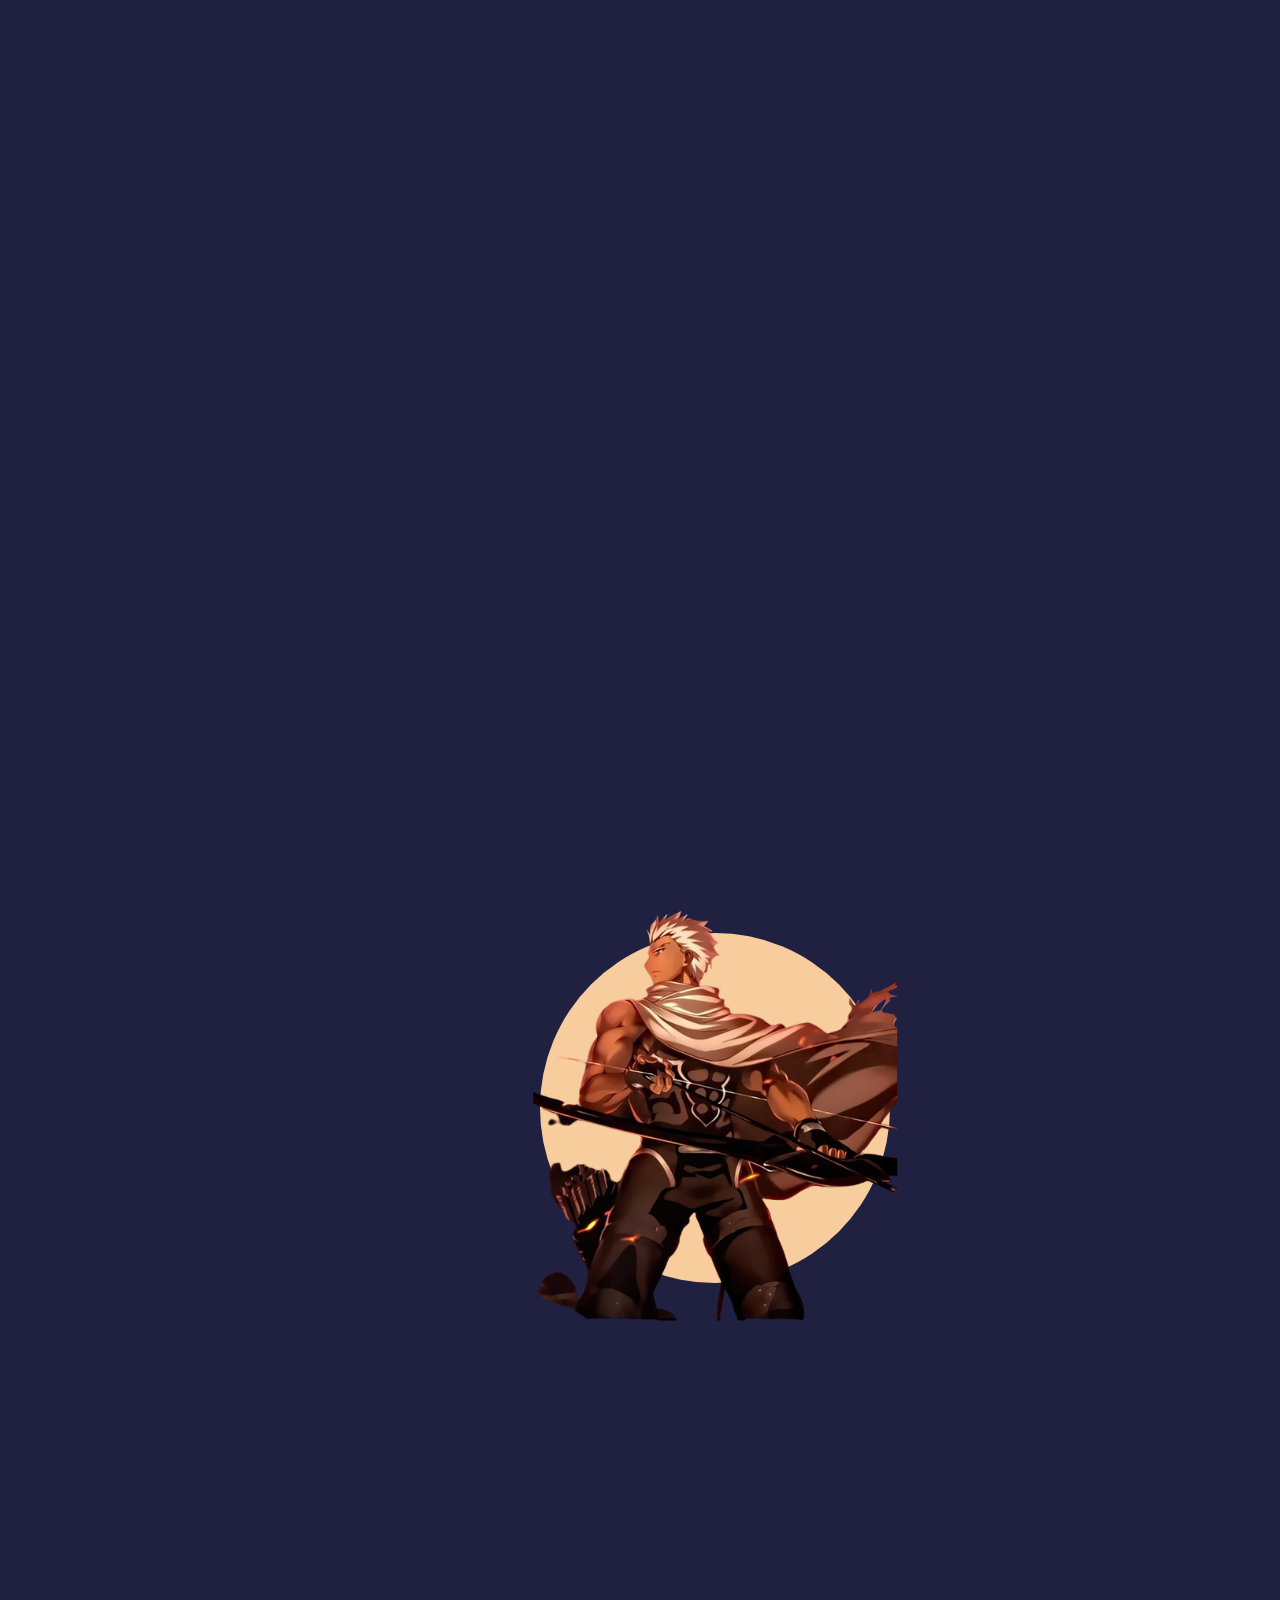
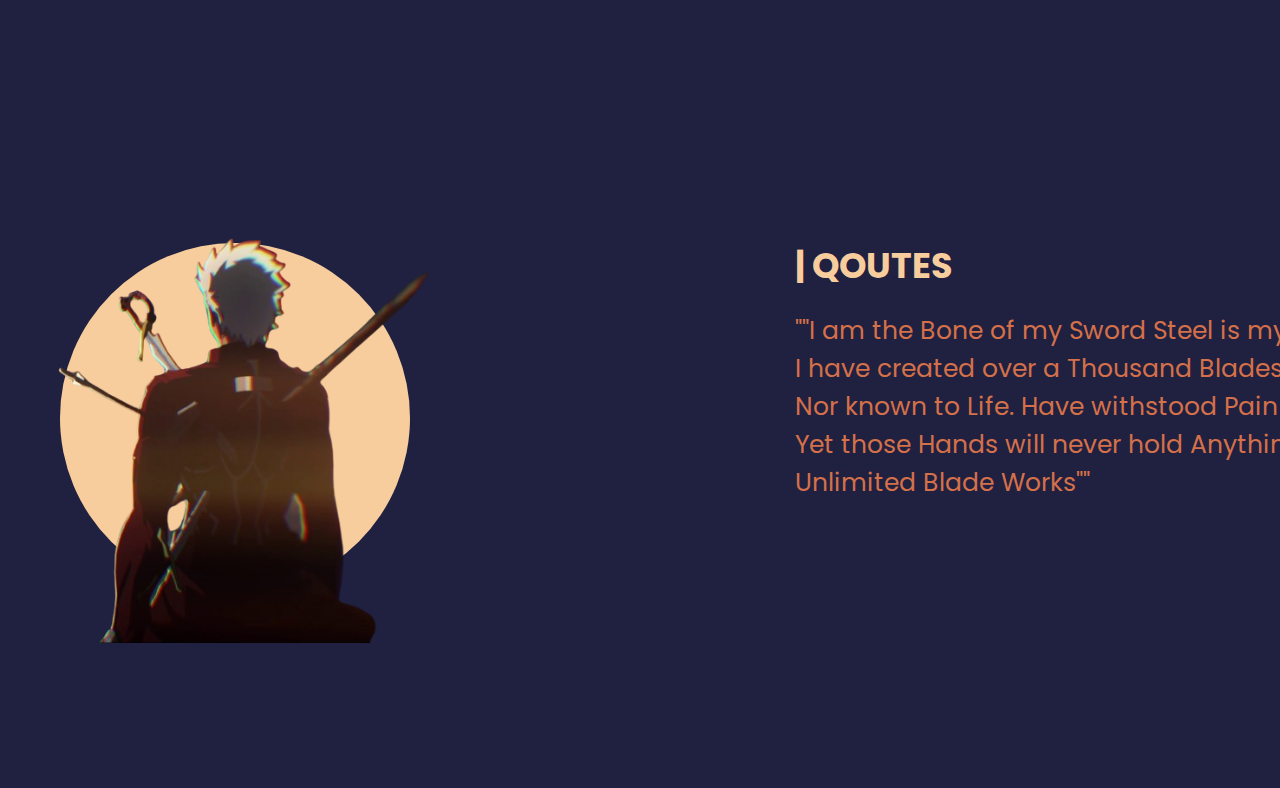
<file: Emiya-Page.html>
<!DOCTYPE html>
<html lang="en">
    <head>
        <meta charset="UTF-8">
        <meta name="viewport" content="width=device-width, initial-scale=1.0">
        <link rel="stylesheet" href="homepage-style.css">  <!-- เพื่อใส่ navbar -->
        <link rel="stylesheet" href="Emiya-Page.css">
        <link rel="stylesheet" href="Responsive Card Hover.css">
        <link rel="icon" type="image/x-icon" href="https://i.pinimg.com/564x/4f/88/d4/4f88d43c1eaa3f093baee8cf187ab70e.jpg">
        <title>Emiya (Archer) | Profile</title>
    </head>

    <body>
        <header class="header">
            <a href="index.html" class="logo">Synthesis.</a>
            <nav class="navbar">
                <a href="index.html">Home</a>
                <a href="character.html">Character</a>
                <a href="#Profile" class="active">Profile</a>
                <a href="#Qoutes">Qoutes</a>
                <a href="index.html">Contact</a>
            </nav>        
        </header>
    
    <section id="Profile" class="Profile"> 
            <div class="video-container">
                <div class="text">
                    <h1>Character | Profile</h1>
                    <p>EMIYA, Class Name Archer, is the Archer-class Servant of Rin Tohsaka during the Fifth Holy Grail War in Fate/stay night.</p>
                </div>    
                <iframe width="600" height="350" src="https://www.youtube.com/embed/QIqAKWY3aDE?si=Xg8FswpynOzZEld8" title="YouTube video player" frameborder="0" allow="accelerometer; autoplay; clipboard-write; encrypted-media; gyroscope; picture-in-picture; web-share" allowfullscreen></iframe>
            </div>
            
        <div class="frame">
            <div class="card card1">
                <div class="circle">
                    <div class="data">
                        <h2>“The Counter Guardian”</h2>
                        <h4>Emiya Shirou</h4>
                        <p>He is not a proper Heroic Spirit in the sense of other heroes. He is an alternate version of Shirou Emiya from an alternate timeline of Fate/stay night where he made a contract with the World (Alaya) and became the Heroic Spirit EMIYA. He acts as a Counter Guardian for the world as payment for the contract. He is summoned because he still has the jewel pendant that Rin used to save his life after Lancer stabbed his heart. The jewel he owns is the actual catalyst used for his summoning rather than the one that Rin still has at the time of his summoning. After the end of each of the three routes in Fate/stay night, the possibility for Shirou to become Archer still exists, but the chance of it happening is close to zero.</p>
                    </div>
                    <img src="Emiya1.png">
                </div>
            </div>
        </div>
    </section>
    
    <section id="Qoutes" class="Qoutes"> 
        
        <div class="text">
            <h1>| Qoutes</h1>
            <p>""I am the Bone of my Sword
                Steel is my Body and Fire is my Blood.<br>
                I have created over a Thousand Blades,
                Unknown to Death,<br>
                Nor known to Life.
                Have withstood Pain to create many Weapons <br>
                Yet those Hands will never hold Anything.
                So, as I Pray <br>
                Unlimited Blade Works""</p>
        </div>

        <div class="frame">
            <div class="card card4">
                <div class="circle">
                    <div class="data">
                        <p>" Do no think about other things. There is only one thing you can do. So master that ONE thing." </p>
                        <h2> - Emiya Archer</h2>
                        <!-- <h4>Peter Parker</h4> -->
                    </div>
                    <img src="Emiya2.png">
                </div>
            </div>
        </div>
    </section>

    </body>
</html>
</file>
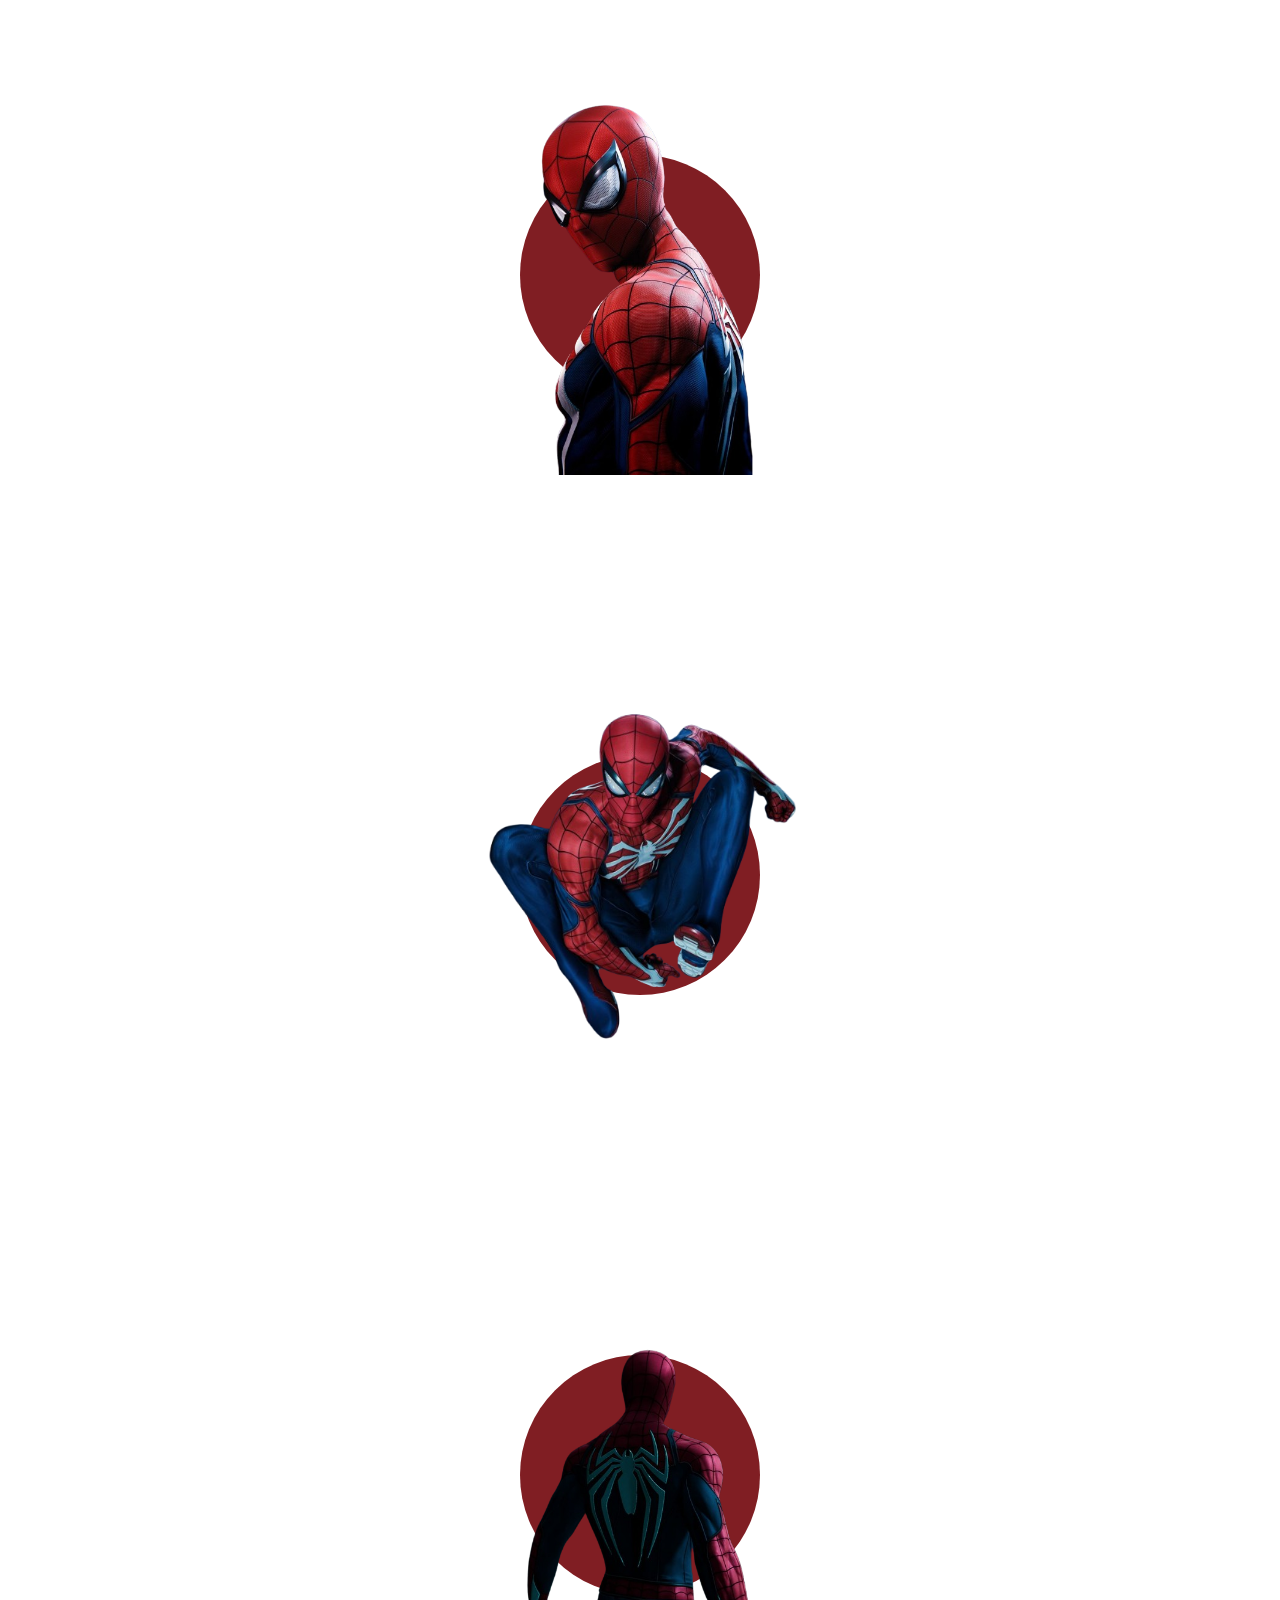
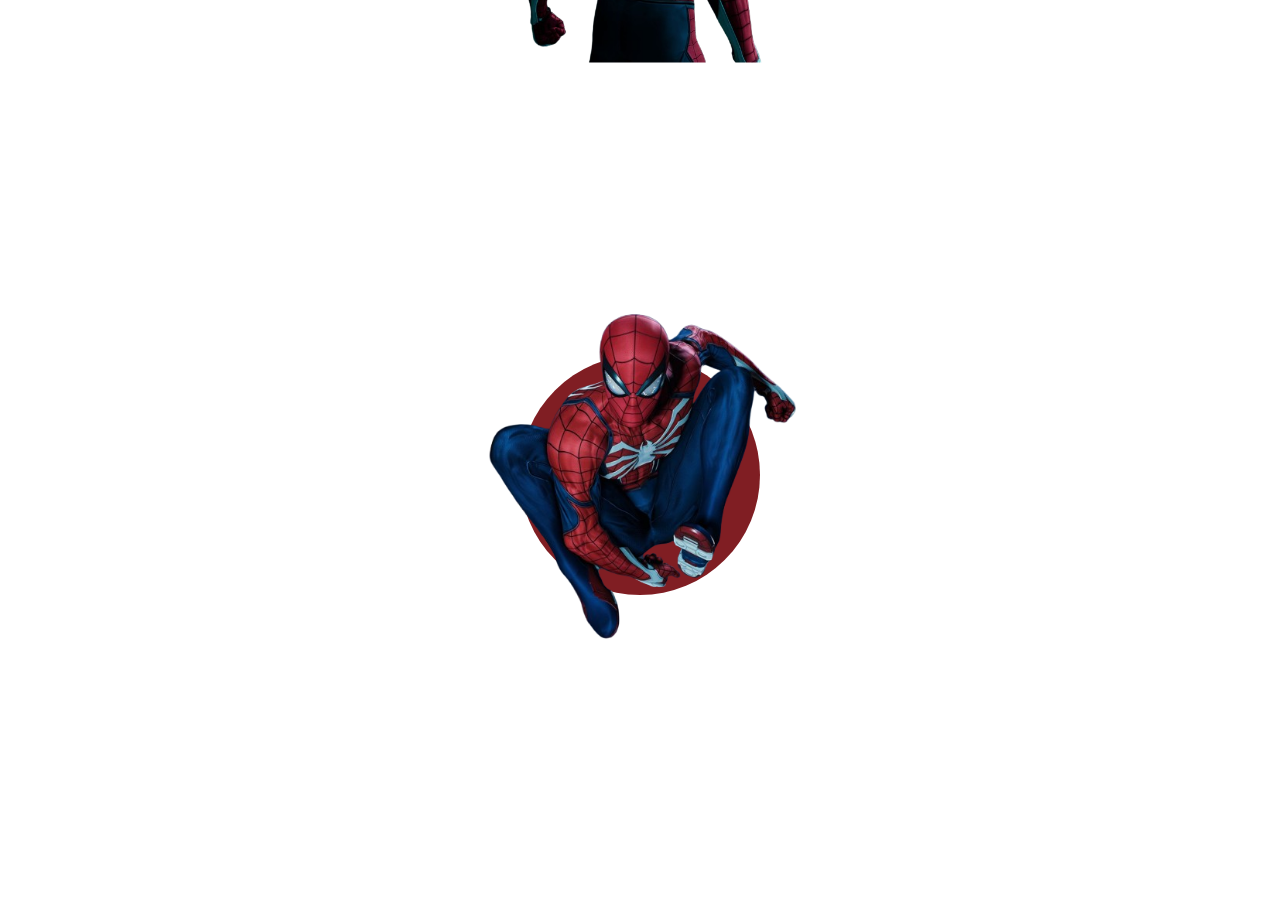
<file: Responsive Card Hover.html>
<!DOCTYPE html>
<html>
    <head>
        <meta charset="UTF-8">
        <meta name="viewport" content="width=device-width, initial-scale=1.0">
        <title>Responsive Card Hover</title>
        <link rel="stylesheet" href="Responsive Card Hover.css">
        <!-- <link rel="stylesheet" href="homepage-style.css"> -->
    </head>
    
    <body>
        <!-- <header class="header">
            <a href="homepage.html" class="logo">Synthesis.</a>
            <nav class="navbar">
                <a href="homepage.html">Home</a>
                <a href="index.html">Character</a>
                <a href="Responsive Card Hover.html" class="active">Spider-man</a>
                <a href="#">Shadow</a>
                <a href="#">Contact</a>
            </nav>
            
        </header> -->
    <section class="home"> 
        <div class="card card1">
            <div class="circle">
                <div class="data">
                    <h2>Spider-man</h2>
                    <h4>Peter Parker</h4>
                    <p>Bitten by a radioactive spider, Peter Parker’s arachnid abilities give him amazing powers he uses to help others, while his personal life continues to offer plenty of obstacles.</p>
                </div>
                <img src="img4_rmbg.png">
            </div>
        </div>
        <div class="card card2">
            <div class="circle">
                <div class="data">
                    <h2>Spider-man</h2>
                    <h4>Peter Parker</h4>
                    <p>Bitten by a radioactive spider, Peter Parker’s arachnid abilities give him amazing powers he uses to help others, while his personal life continues to offer plenty of obstacles.</p>
                </div>
                <img src="spd2.png">
            </div>
        </div>
        <div class="card card3">
            <div class="circle">
                <div class="data">
                    <h2>Spider-man</h2>
                    <h4>Peter Parker</h4>
                    <p>Bitten by a radioactive spider, Peter Parker’s arachnid abilities give him amazing powers he uses to help others, while his personal life continues to offer plenty of obstacles.</p>
                </div>
                <img src="spd3.png">
            </div>
        </div>

        <div class="card card4">
            <div class="circle">
                <div class="data">
                    <h2>Spider-man</h2>
                    <h4>Peter Parker</h4>
                    <p>Bitten by a radioactive spider, Peter Parker’s arachnid abilities give him amazing powers he uses to help others, while his personal life continues to offer plenty of obstacles.</p>
                </div>
                <img src="spd2.png">
            </div>
        </div>

    </section>
    </body>    
</html>
</file>
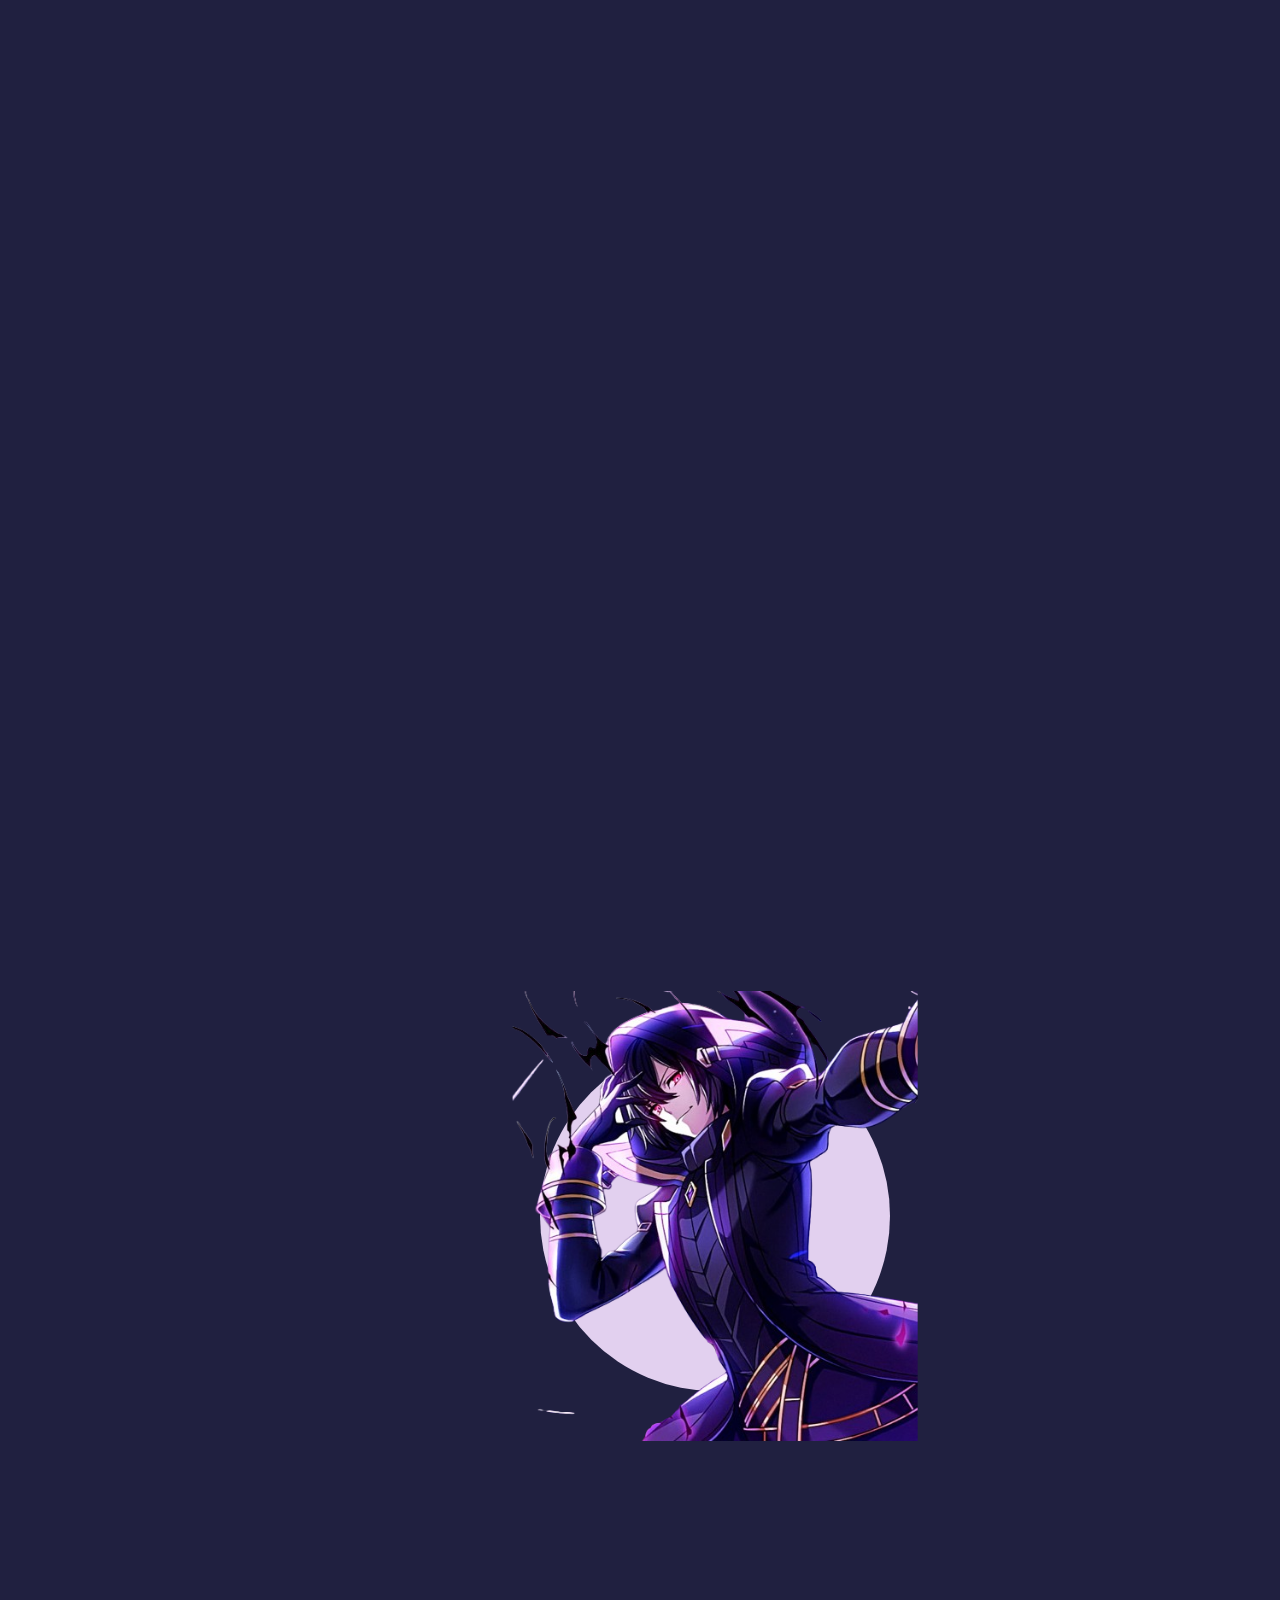
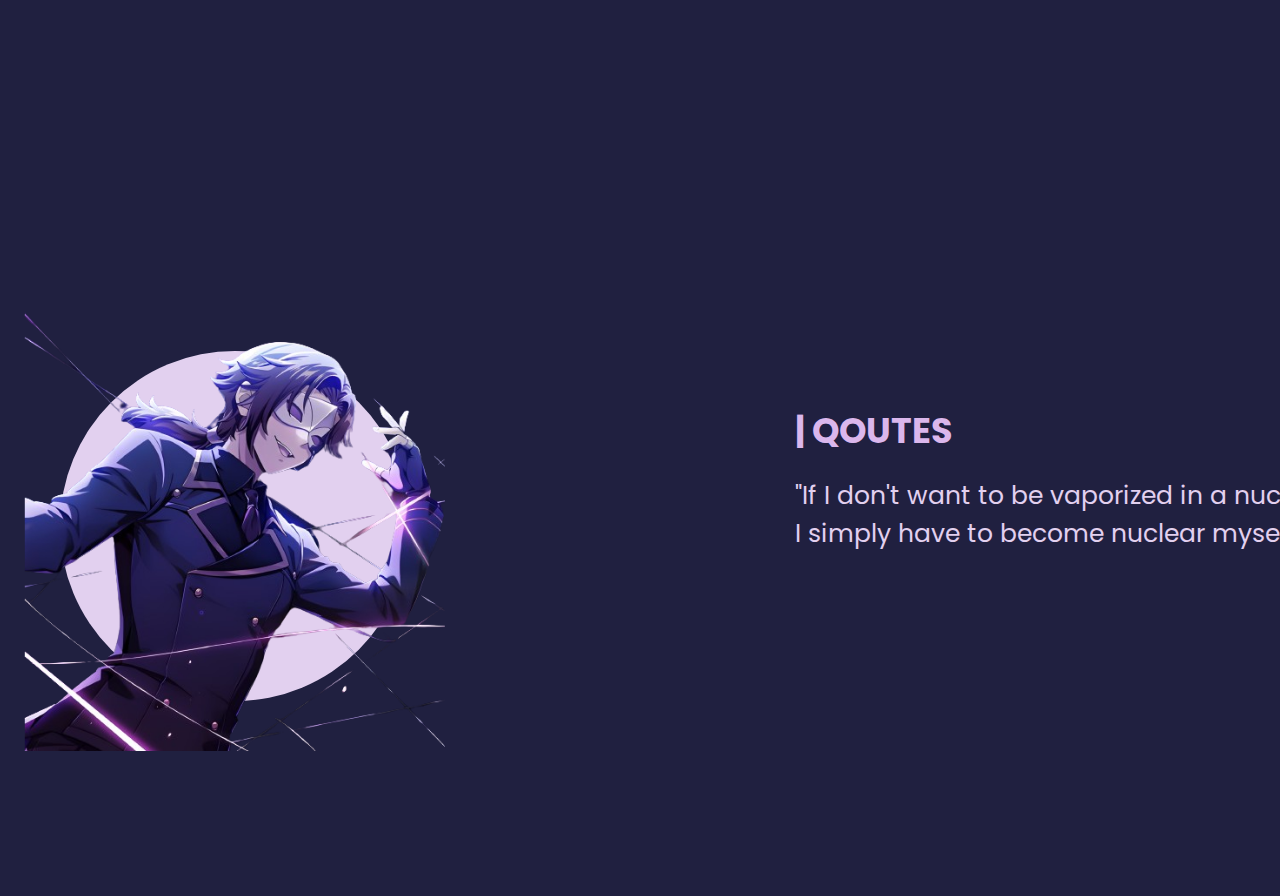
<file: Shadow-Page.html>
<!DOCTYPE html>
<html lang="en">
    <head>
        <meta charset="UTF-8">
        <meta name="viewport" content="width=device-width, initial-scale=1.0">
        <link rel="stylesheet" href="homepage-style.css">  <!-- เพื่อใส่ navbar -->
        <link rel="stylesheet" href="Shadow-Page.css">
        <link rel="stylesheet" href="Responsive Card Hover.css">
        <link rel="icon" type="image/x-icon" href="https://i.pinimg.com/564x/4f/88/d4/4f88d43c1eaa3f093baee8cf187ab70e.jpg">
        <title>Shadow | Profile</title>
    </head>

    <body>
        <header class="header">
            <a href="index.html" class="logo">Synthesis.</a>
            <nav class="navbar">
                <a href="index.html">Home</a>
                <a href="character.html">Character</a>
                <a href="#Profile" class="active">Profile</a>
                <a href="#Qoutes">Qoutes</a>
                <a href="index.html">Contact</a>
            </nav>        
        </header>
    
    <section id="Profile" class="Profile"> 
            <div class="video-container">
                <div class="text">
                    <h1>Character | Profile</h1>
                    <p>Not the main character, and not the last boss. The one who lurks in the shadows of the storyline and holds all the power, hiding his true abilities by acting like a side character. The boy who longs to be a 'Shadowbroker' lives an unobtrusive life as a side character, training to gain magic power until he's killed in an accident and reincarnated into another world.</p>
                </div>
                <iframe width="600" height="350" src="https://www.youtube.com/embed/B-9cL0h3W5k?si=P4HHWoBv4I2RFIlF" title="YouTube video player" frameborder="0" allow="accelerometer; autoplay; clipboard-write; encrypted-media; gyroscope; picture-in-picture; web-share" allowfullscreen></iframe>
            </div>
            
        <div class="frame">
            <div class="card card1">
                <div class="circle">
                    <div class="data">
                        <h2>“The Eminence in Shadow.”</h2>
                        <h4>Shadow</h4>
                        <p>The reincarnation of a boy desperately seeking magic. On the outside, he extolls the virtues of life as a background character, the second son of a minor baron going to school at the Midgar Academy for Dark Knights. But behind the shadows, he is Shadow, the leader of the Shadow Garden, the mysterious group opposing an evil cult - or at least that's the scenario he's enjoying </p>
                    </div>
                    <img src="img2-rmbg.png">
                </div>
            </div>
        </div>
    </section>
    
    <section id="Qoutes" class="Qoutes"> 
        
        <div class="text">
            <h1>| Qoutes</h1>
            <p>"If I don't want to be vaporized in a nuclear explosion,<br>
                I simply have to become nuclear myself… I am Atomic."</p>
        </div>

        <div class="frame">
            <div class="card card4">
                <div class="circle">
                    <div class="data">
                        <p>" I will gladly accept the guilt for all crimes in the world, but it won’t change anything." </p>
                        <h2> - Shadow</h2>
                        <!-- <h4>Peter Parker</h4> -->
                    </div>
                    <img src="sd2-rmbg.png">
                </div>
            </div>
        </div>
    </section>

    </body>
</html>
</file>
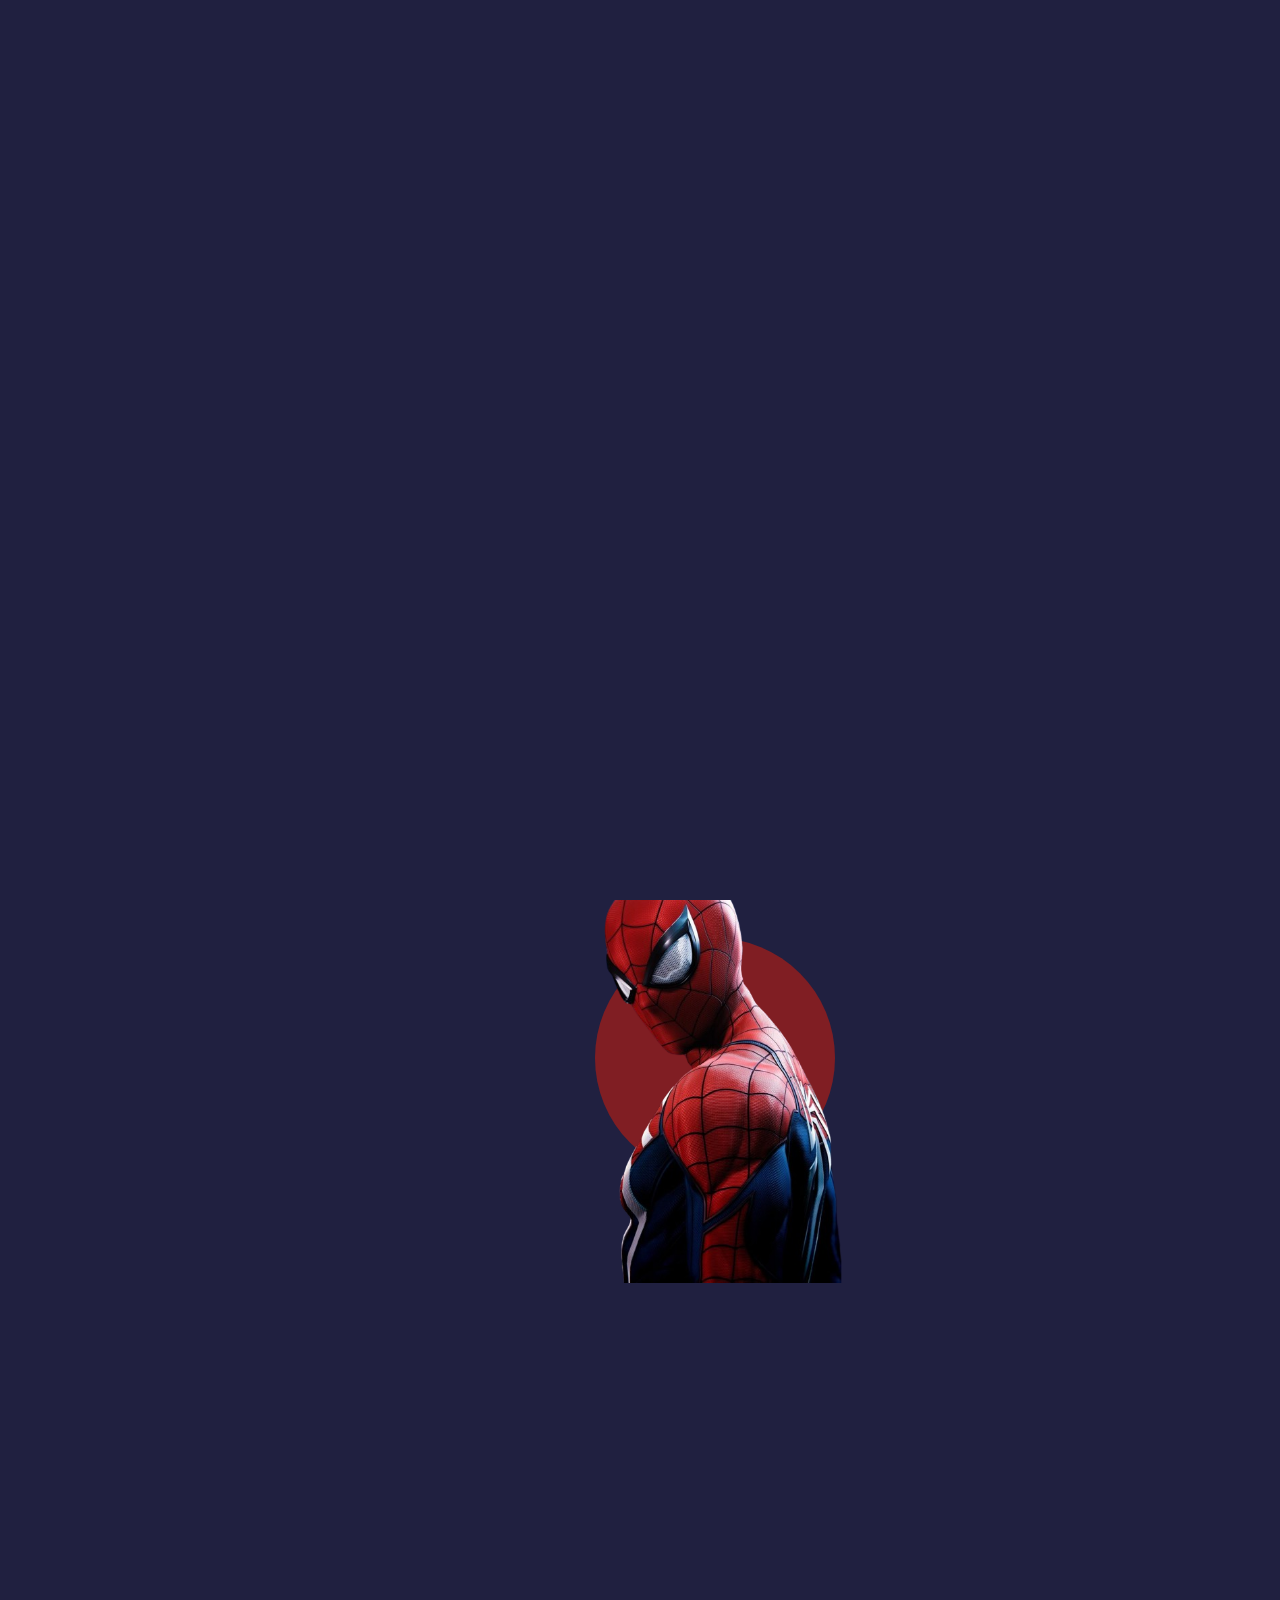
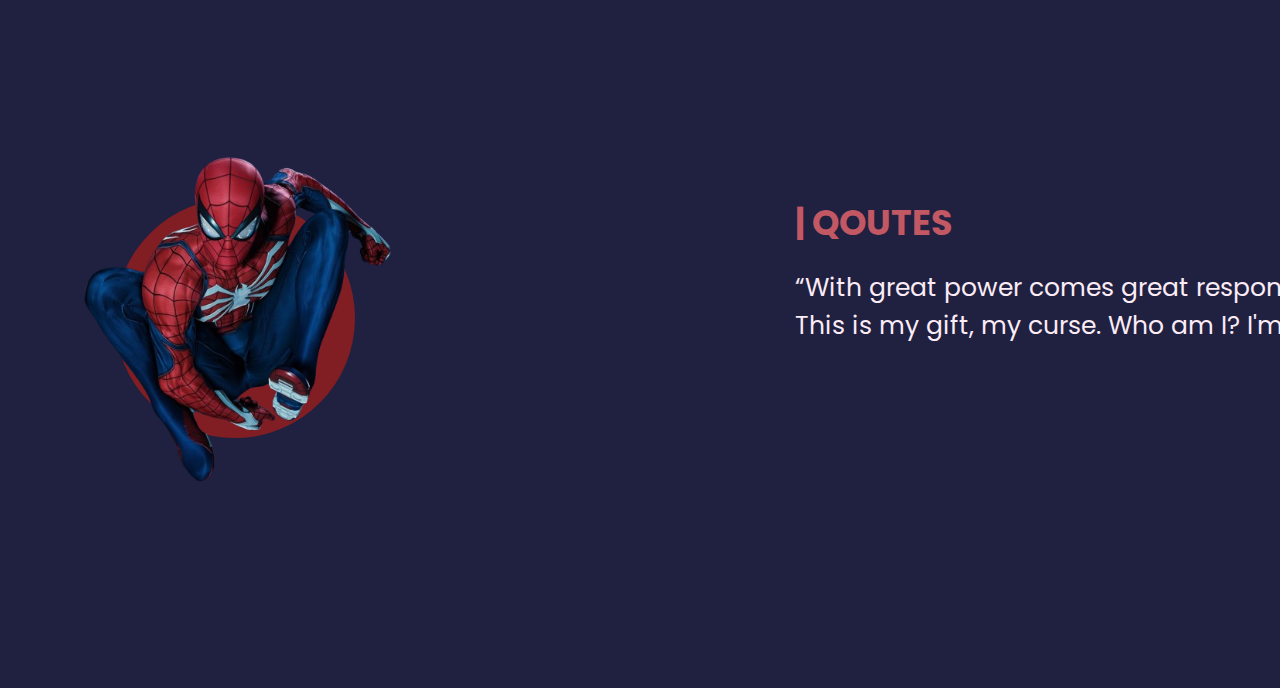
<file: Spider-man_page.html>
<!DOCTYPE html>
<html lang="en">
    <head>
        <meta charset="UTF-8">
        <meta name="viewport" content="width=device-width, initial-scale=1.0">
        <link rel="stylesheet" href="homepage-style.css">  <!-- เพื่อใส่ navbar -->
        <link rel="stylesheet" href="Spider-man_page-style.css">
        <link rel="stylesheet" href="Responsive Card Hover.css">
        <link rel="icon" type="image/x-icon" href="https://i.pinimg.com/564x/4f/88/d4/4f88d43c1eaa3f093baee8cf187ab70e.jpg">
        <title>Spider-Man | Profile</title>
    </head>

    <body>
        <header class="header">
            <a href="index.html" class="logo">Synthesis.</a>
            <nav class="navbar">
                <a href="index.html">Home</a>
                <a href="character.html">Character</a>
                <a href="#Profile" class="active">Profile</a>
                <a href="#Qoutes">Qoutes</a>
                <a href="index.html">Contact</a>
            </nav>        
        </header>
    
    <section id="Profile" class="Profile"> 
            <div class="video-container">
                <div class="text">
                    <h1>Character | Profile</h1>
                    <p>With amazing spider-like abilities, teenage science whiz Peter Parker fights crime</p>
                </div>
                <iframe width="600" height="350" src="https://www.youtube.com/embed/VINP2DnE4lw?si=LYFF9royPOoANI6I" title="YouTube video player" frameborder="0" allow="accelerometer; autoplay; clipboard-write; encrypted-media; gyroscope; picture-in-picture; web-share" allowfullscreen></iframe>
            </div>
            
        <div class="frame">
            <div class="card card1">
                <div class="circle">
                    <div class="data">
                        <h2>Spider-man</h2>
                        <h4>Peter Parker</h4>
                        <p>Bitten by a radioactive spider, Peter Parker’s arachnid abilities give him amazing powers he uses to help others, while his personal life continues to offer plenty of obstacles.</p>
                    </div>
                    <img src="img4_rmbg.png">
                </div>
            </div>
        </div>
    </section>
    
    <section id="Qoutes" class="Qoutes"> 
        
        <div class="text">
            <h1>| Qoutes</h1>
            <p>“With great power comes great responsibility.” <br>This is my gift, my curse. Who am I? I'm Spider-Man."
            </p>
        </div>

        <div class="frame">
            <div class="card card4">
                <div class="circle">
                    <div class="data">
                        <p>"No one can win every battle, but no man Shoud fall witohut a struggle."</p>
                        <h2> - Spider-man</h2>
                        <!-- <h4>Peter Parker</h4> -->
                    </div>
                    <img src="spd2.png">
                </div>
            </div>
        </div>
    </section>

    </body>
</html>
</file>
<file: homepage-style.css>
@import url('https://fonts.googleapis.com/css2?family=Poppins:wght@100;200;300&display=swap');

/* Universal Selector */
* {
    margin: 0;
    padding: 0;
    box-sizing: border-box;
    font-family: 'Poppins', sans-serif;
}

 body {
    background: rgb(32, 32, 64);
    color: rgb(188, 234, 213);
 }

 .header {
    position: fixed;
    top: 0;
    left: 0;
    width: 100%;
    padding: 20px 10%;
    background-color: transparent;
    display: flex;
    justify-content: space-between;
    align-items: center;
    z-index: 100;
}

.logo {
   position: relative;
    font-size: 25px;
    font-style: italic;
    color: rgb(142, 195, 176);
    text-decoration: none;
    font-weight: 600;
}

.logo::before {
    content: '';
    position: absolute;
    top: 0;
    right: 0;
    width: 100%;
    height: 100%;
    background: rgb(32, 32, 64);
    animation: showRight 1s ease forwards;
    animation-delay: .4s;
}

.navbar a::before {
    content: '';
    position: absolute;
    top: 0;
    right: 0;
    width: 100%;
    height: 100%;
    background: rgb(32, 32, 64);
    animation: showRight 1s ease forwards;
    animation-delay: 1s;
}

.navbar a {
    font-size: 18px;
    color: rgb(253, 206, 223);
    text-decoration: none;
    font-weight: 500px;
    margin-left: 30px;
    transition: .5s;
}

.navbar a:hover,
.navbar a.active {
    color: rgb(142, 195, 176);
}

.right-side-element {
    position: fixed; /* Fixed position to keep it in the same place while scrolling */
    top: 50%; /* Adjust the top position as needed */
    right: -200px; /* Adjust the right position as needed */
    transform: translateY(-50%);
    padding: 10px; /* Adjust padding as needed */
    z-index: 99;
}

.home{
    height: 100vh;
    /* background: url('background.jpg') no-repeat;
    background-size: cover;
    background-position: center; */
    display: flex;
    align-items: center;
    padding: 0 10%;
}

.home-content {
    max-width: 600px;
}

.home-content h1 {
    position: relative;
    font-size: 35px;
    font-weight: 700px;
    line-height: 1.2;
}

.home-content h3 {
    font-size: 23px;
    font-weight: 575;
    color: azure;
    margin: 20px 0 40px;
}

.home-content h1::before {
    content: '';
    position: absolute;
    top: 0;
    right: 0;
    width: 100%;
    height: 100%;
    background: rgb(32, 32, 64);
    animation: showRight 1s ease forwards;
    animation-delay: 2s;
}

.home-content h3::before {
    content: '';
    position: absolute;
    top: 0;
    right: 0;
    width: 100%;
    height: 100%;
    background: rgb(32, 32, 64);
    animation: showRight 1s ease forwards;
    animation-delay: 2s;
}




.home-content .btn-box {
    position: relative;
    display: flex;
    justify-content: space-between;
    width: 345px;
    height: 50px;
    background-color: transparent;
}

.home-content .btn-box::before {
    content: '';
    position: absolute;
    top: 0;
    right: 0;
    width: 100%;
    height: 100%;
    background: rgb(32, 32, 64);
    animation: showRight 1s ease forwards;
    animation-delay: 2.3s;
    z-index: 2;
}

.btn-box a {
    position: relative;
    display: inline-flex;
    justify-content: center;
    text-align: center;
    align-items: center;
    width: 150px;
    height: 100%;
    background-color: rgb(142, 195, 176);
    border: 2px solid rgb(142, 195, 176);
    border-radius: 16px;
    font-size: 19px;
    color: rgb(32, 32, 64);
    text-decoration: none;
    font-weight: 600;
    letter-spacing: 1px;
    z-index: 1;
    overflow: hidden;
    transition: .5s;
}

.btn-box a:hover {
    color: rgb(142, 195, 176);
}

.btn-box a:nth-child(2) {
    background: transparent;
    color: rgb(142, 195, 176);
}

.btn-box a:nth-child(2):hover {

    color: rgb(32, 32, 64);   
}

.btn-box a:nth-child(2)::before {
    background: rgb(142, 195, 176);
}

.btn-box a::before {
    content: '';
    position: absolute;
    top: 0;
    left: 0;
    width: 0;
    height: 100%;
    background: rgb(32, 32, 64);
    z-index: -1;
    transition: .5s;
    border-radius: 16px;
}

.btn-box a:hover::before {
    width: 100%;
}

.home-sci {
    position: absolute;
    bottom: 40px;
    width: 170px;
    display: flex;
    justify-content: space-between;
}

.home-sci::before {
    content: '';
    position: absolute;
    top: 0;
    right: 0;
    width: 100%;
    height: 100%;
    background: rgb(32, 32, 64);
    animation: showRight 1s ease forwards;
    animation-delay: 2.5s;
    z-index: 2;
    overflow: hidden;
}

.home-sci a {
    position: relative;
    display: inline-flex;
    justify-content: center;
    align-items: center;
    width: 40px;
    height: 40px;
    background:  transparent;
    border: 2px solid rgb(142, 195, 176);
    border-radius: 50%;
    font-size: 20px;
    color: rgb(142, 195, 176);
    text-decoration: none;
    z-index: 1;
    overflow: hidden;
    transition: .5s;
}

.home-sci a::before {
    content: '';
    position: absolute;
    top: 0;
    left: 0;
    width: 0;
    height: 100%;
    background: rgb(142, 195, 176);
    z-index: -1;
    transition: .5s;
}

.home-sci a:hover {
    color: rgb(32, 32, 64);
}

.home-sci a:hover::before {
    width: 100%;
}

/* KEYFRAME ANIMATION */
@keyframes showRight {
    100% {
        width: 0;
    }
}
</file>
<file: Emiya-Page.css>
@import url('https://fonts.googleapis.com/css2?family=Poppins:wght@100;200;300&display=swap');

*{
    margin: 0;
    padding: 0;
    box-sizing: border-box;
}

body {
    background-color: rgb(32, 32, 64);
    font-family: "Poppins", sans-serif;
    overflow-x: hidden;
    scroll-behavior: smooth;
}

.Profile {
    display: flex;
    flex-direction: row;
    justify-content: space-around;
    align-items: center;
    flex-wrap: wrap;
    margin: 20px;
}


.Profile .text {
    max-width: 600px;
}

.Profile .text h1 {
    color: #f8cd9d;
    font-size: 35px;
    line-height: 1.2;
    font-weight: bold;
    margin-top: 50px;
    margin-bottom: 25px;
    text-transform: uppercase;
    text-decoration: none;
    /* This will make the background only as wide as the text content */
    display: inline-block;
    /* padding: */
    /* border-radius: 20px;
    background: rgba(129, 212, 21, 0.1); */
    
}

.Profile .text h1::before {
    content: '';
    position: absolute;
    top: 0;
    right: 0;
    width: 100%;
    height: 100%;
    background: rgb(32, 32, 64);
    animation: showRight 1s ease forwards;
    animation-delay: 2s;
}


.Profile .text p {
    color: #fbecf6;
    font-size: 18px;
    margin-bottom: 20px;
    text-decoration: none;
}

.video-container {
    margin-top: 20px;
}

iframe {
    border-radius: 20px;
    box-shadow: 0px 10px 20px rgba(0, 0, 0, 0.6);
}

.Qoutes {
    display: flex;
    flex-direction: row-reverse;
    align-items: center;
    justify-content: space-around;
    margin: 20px;
    
}

.Qoutes .text {
    max-width: 600px;
    float: right;
    margin-left: 10px;
}

.Qoutes .text h1 {
    color: #f8cd9d;
    font-size: 35px;
    line-height: 1.2;
    font-weight: bold;
    margin-top: 50px;
    margin-bottom: 25px;
    margin-left: auto;
    text-transform: uppercase;
    text-decoration: none;
    /* This will make the background only as wide as the text content */
    display: inline-block;
    /* padding: */
    /* border-radius: 20px;
    background: rgba(129, 212, 21, 0.1); */
    
}

.Qoutes .text h1::before {
    content: '';
    position: absolute;
    top: 0;
    right: 0;
    width: 100%;
    height: 100%;
    background: rgb(32, 32, 64);
    animation: showRight 1s ease forwards;
    animation-delay: 2s;
}


.Qoutes .text p {
    color: #d4704a;
    font-size: 25px;
    margin-bottom: 20px;
    text-decoration: none;
    width: 1000px;
}

.Qoutes .card4 {
    margin-right: 200px; /* Adjust the margin-right value as per your preference */
    margin-left: -150px;
}

.frame {
    display: 1;
    margin-left: 150px;
    margin-top: 120px;
}

.frame .card .circle::before {
    content: '';
    position: absolute;
    top: 0;
    left: 0;
    width: 100%;
    height: 100%;
    border-radius: 20px;
    background: #f8cd9d;
    clip-path: circle(175px at center);
    transition: 0.5s;
    box-shadow: 0px 10px 20px rgba(0, 0, 0, 0.6);
}

.frame .card:hover .circle::before {
    clip-path: circle(400px at center);
    background: #833b28;
    box-shadow: 0px 10px 20px rgba(0, 0, 0, 0.6);
}

.frame .card1 {
    position: relative;
    width: 700px;
    max-width: 1200px;
    height: 500px;
    border-radius: 40px;
    display: flex;
    align-items: center;
    border-radius: 40px;
    transition: 0.5s;
    margin-bottom: 150px;
    margin-top: 150px;
    /* margin-left: 750px; */
    animation: fadeIn 4s ease forwards;
    /* background-color: transparent; */
}

.frame .card1 .circle {
    height: 100%;
    width: 100%;
}

.frame .card1 img {
    height: 425px;
}

.frame .card1:hover img{
    height:550px;
    left: 95%;
}

.frame .card1 .data {
    width: 60%;
    padding: 20px;
    margin-left: 25px;
}

.frame .card1 .data h2 {
    font-size: 2em;
    color: #f8cd9d;
}

.frame .card1 .data h4 {
    font-size: 1.25em;
    margin-top: 2.5px;
    margin-bottom: 5px;
    color: #28110c;
}

.frame .card1 .data p {
    color: #fbecf6;
    font-size: 0.9em;
    margin-top: 2.5px;
}

.frame .card4 {
    position: relative;
    width: 700px;
    max-width: 700px;
    height: 400px;
    border-radius: 20px;
    display: flex;
    align-items: center;
    border-radius: 20px;
    transition: 0.5s;
    margin-bottom: 150px;
    margin-top: 150px;
    /* margin-left: 750px; */
    animation: fadeIn 4s ease forwards;
    /* background-color: transparent; */
}

/* .frame .card4 .data {
    width: 60%;
    padding: 20px;
    margin-left: 25px;
} */

.frame .card4 .data h2 {
    font-size: 1.3em;
    margin-top: 20px;
    color: #f8cd9d;
}

.frame .card4 .data h4 {
    font-size: 1.25em;
    margin-top: 15px;
    color: #eb87e9;
}

.frame .card4 .data p {
    color: #d4704a;
    font-size: 30px;
    margin-top: 5px;
    margin-bottom: 30px;
    text-transform: uppercase;
    font-weight: bold;
}

/* navbar change color */

.logo {
    position: relative;
     font-size: 25px;
     font-style: italic;
     color: #f8cd9d;
     text-decoration: none;
     font-weight: 600;
 }
 
 /* .logo::before {
     content: '';
     position: absolute;
     top: 0;
     right: 0;
     width: 100%;
     height: 100%;
     background: rgb(32, 32, 64);
     animation: showRight 1s ease forwards;
     animation-delay: .4s;
 } */
 
 /* .navbar a::before {
     content: '';
     position: absolute;
     top: 0;
     right: 0;
     width: 100%;
     height: 100%;
     background: rgb(32, 32, 64);
     animation: showRight 1s ease forwards;
     animation-delay: 1s;
 } */
 
 .navbar a {
     font-size: 18px;
     color: #f8cd9d;
     text-decoration: none;
     font-weight: 500px;
     margin-left: 30px;
     transition: .5s;
 }
 
 .navbar a:hover,
 .navbar a.active {
     color: #d4704a;
 }

    /* Keyframe Animations */

@keyframes fadeIn {
    0% {
        opacity: 0;
    }
    100% {
        opacity: 1;
    }
}

/* responsive */
@media (max-width: 991px) {
    .frame .card1 {
        width: auto;
        max-width: 400px;
        align-items: flex-start;
        margin: 10px;
        margin-bottom: 100px;
        margin-top: 100px;
    }

    .frame .card1:hover {
        height: 600px;
    }

    .frame .card1 .data {
        width: 100%;
        left: 0;
        padding: 40px;
    }

    .frame .card1:hover img {
        top: 75%;
        left: 50%;
        height: 300px;
    }
}

@media (min-width: 400px) and (max-width: 1000px) {
    .frame .card {
        width: 80%; /* Adjust the width for the specified range */
        margin: 10px;
        margin-bottom: 75px; /* Adjust the margins for the specified range */
        margin-top: 75px;
    }

    .frame .card img {
        height: 350px; /* Adjust the height for the specified range */
    }

    .frame .card .data {
        padding: 20px; /* Adjust the padding for the specified range */
    }
}

@media (max-width: 420px) {
    .frame .card .data {
        padding: 20px;
    }

    .frame .card {
        width: 100%;
        margin: 10px;
        margin-bottom: 50px;
        margin-top: 50px;
    }

    .frame .card img {
        height: 250px;
    }
}
</file>
<file: Responsive Card Hover.css>
@import url('https://fonts.googleapis.com/css2?family=Poppins:wght@100;200;300&display=swap');

/* Universal Selector */
* {
    margin: 0;
    padding: 0;
    box-sizing: border-box;
    font-family: 'Poppins', sans-serif;
}

body {
    display: flex;
    justify-content: space-around;
    align-items: center;
    min-height: 100vh;
    flex-direction: column;
    /* backface-visibility: hidden; */
}

.card {
    position: relative;
    /* top: 200px; */
    width: 600px;
    height: 350px;
    max-width: 100%;
    border-radius: 20px;
    display: flex;
    flex-direction: column;
    align-items: center;
    transition: 0.5s;
    margin-bottom: 250px;
    margin-top: 100px;
    animation: fadeIn 3s ease forwards;
    /* background-color: transparent; */
}

.card .circle {
    /* position ตัวมีปัญหา พอมีมันแล้ว รูปภาพอยู่ในกรอบ */
    /* position: absolute;  */
    top: 0;
    left: 0;
    width: 100%;
    height: 100%;
    border-radius: 20px;
    overflow: hidden;
}

.card .circle::before {
    content: '';
    position: absolute;
    top: 0;
    left: 0;
    width: 100%;
    height: 100%;
    border-radius: 20px;
    background: #801e23;
    clip-path: circle(120px at center);
    transition: 0.5s;
    box-shadow: 0px 10px 20px rgba(0, 0, 0, 0.6);
}

.card:hover .circle::before {
    clip-path: circle(400px at center);
    background: #1b345b;
    box-shadow: 0px 10px 20px rgba(0, 0, 0, 0.6);
}

.card:hover img {
    height: 500px; /* Adjust the desired height */
}

.card1 img {
    position: absolute;
    top: 50%;
    left: 50%;
    transform: translate(-50%, -50%);
    height: 400px;
    pointer-events: none;
    transition: 0.5s;
}

.card1:hover img{
    left: 72%;
    height:475px;
}

.card1 .data {
    position: relative;
    width:50%;
    padding: 20px 20px 20px 40px;
    transition: 0.5s;  
    opacity: 0;
    visibility: hidden;
}

.card1:hover .data {
    left: 0;
    opacity: 1;
    visibility: visible;
    text-align: left;
}

/* margin-top / buttomm ช่วยกำหนดระยะห่าง */
.card1 .data h2 {
    font-style: oblique;
    color: #c25863;
    text-transform: uppercase;
    font-size: 2em;
    line-height: 1em;
    margin-top: 15px;
    margin-bottom: 15px;
    transition: 0s;
}

.card1 .data h4 {
    color: mintcream;
    font-style: italic;
    text-transform: uppercase;
    margin-bottom: 25px;
    transition: 0s;
}

.card1 .data p {
    color: mintcream;
    position: relative;
    transition: 0s;
    margin-bottom: 15px;
}

.card2 img {
    position: absolute;
    top: 50%;
    left: 50%;
    transform: translate(-50%, -50%);
    height: 450px;
    pointer-events: none;
    transition: 0.5s;
}

.card2:hover img{
    left: 80%;
    height:550px;
}

.card2 .data {
    position: relative;
    width:50%;
    padding: 20px 20px 20px 40px;
    transition: 0.5s;  
    opacity: 0;
    visibility: hidden;
}

.card2:hover .data {
    left: 0;
    opacity: 1;
    visibility: visible;
    text-align: left;
}

/* margin-top / buttomm ช่วยกำหนดระยะห่าง */
.card2 .data h2 {
    font-style: oblique;
    color: #c25863;
    text-transform: uppercase;
    font-size: 2em;
    line-height: 1em;
    margin-top: 15px;
    margin-bottom: 15px;
    transition: 0s;
}

.card2 .data h4 {
    color: mintcream;
    font-style: italic;
    text-transform: uppercase;
    margin-bottom: 25px;
    transition: 0s;
}

.card2 .data p {
    color: mintcream;
    position: relative;
    transition: 0s;
    margin-bottom: 15px;
}

.card3 img {
    position: absolute;
    top: 50%;
    left: 50%;
    transform: translate(-50%, -50%);
    height: 375px;
    pointer-events: none;
    transition: 0.5s;

}

.card3:hover img{
    left: 80%;
    height:475px;
}

.card3 .data {
    position: relative;
    width:50%;
    padding: 20px 20px 20px 40px;
    transition: 0.5s;  
    opacity: 0;
    visibility: hidden;
}

.card3:hover .data {
    left: 0;
    opacity: 1;
    visibility: visible;
    text-align: left;
}

/* margin-top / buttomm ช่วยกำหนดระยะห่าง */
.card3 .data h2 {
    font-style: oblique;
    color: #c25863;
    text-transform: uppercase;
    font-size: 2em;
    line-height: 1em;
    margin-top: 15px;
    margin-bottom: 15px;
    transition: 0s;
}

.card3 .data h4 {
    color: mintcream;
    font-style: italic;
    text-transform: uppercase;
    margin-bottom: 25px;
    transition: 0s;
}

.card3 .data p {
    color: mintcream;
    position: relative;
    transition: 0s;
    margin-bottom: 15px;
}

.card4 {
    position: relative;
}

.card4 img {
    position: absolute;
    top: 50%;
    left: 50%;
    transform: translate(-50%, -50%);
    height: 450px;
    pointer-events: none;
    transition: 0.5s;
}

.card4:hover img {
    left: 20%; /* Change to the desired value to move the image to the left */
    height: 550px;
}

.card4 .data {
    position: absolute;
    top: 50%;
    right: 0; /* Align text to the right by default */
    /* left: 100%; Change to 100% to move the text off-screen by default */
    transform: translate(0, -50%);
    width: 50%;
    padding: 20px 40px 20px 20px; /* Adjust the padding for moving text to the right */
    transition: 0.5s;
    opacity: 0;
    visibility: hidden;
    text-align: right; /* Align text to the right by default */
}

.card4:hover .data {
    left: 50%; /* Change to the desired value to move the text to the right */
    opacity: 1;
    visibility: visible;
}

.card4 .data h2 {
    font-style: oblique;
    color: #c25863;
    text-transform: uppercase;
    font-size: 2em;
    line-height: 1em;
    margin-top: 15px;
    margin-bottom: 15px;
    transition: 0s;
}

.card4 .data h4 {
    color: mintcream;
    font-style: italic;
    text-transform: uppercase;
    margin-bottom: 25px;
    transition: 0s;
}

.card4 .data p {
    color: mintcream;
    position: relative;
    transition: 0s;
    margin-bottom: 15px;
}
/* Keyframes Animation */
@keyframes fadeIn {
    0% {
        opacity: 0;
        transform: translateY(50px);
    }
    100% {
        opacity: 1;
        transform: translateY(0);
    }
}

@keyframes fadeOut {
    0% {
        opacity: 1;
    }
    100% {
        opacity: 0;
    }
}



@media (max-width: 991px)
{
    .card {
        width: auto;
        max-width: 400px;
        align-items: flex-start;
        margin: 50px;
        /* margin-bottom: 100px;
        margin-top: 100px; */
    }
    .card:hover {
        height: 600px;
    }
    .card .data {
        width: 100%;
        left: 0;
        padding: 40px;
    }
    .card:hover img {
        top: 75%;
        left: 50%;
        height: 300px;
    }

    .card4 {
        width: auto;
        max-width: 400px;
        margin: 50px;
    }

    .card4:hover {
        height: 600px;
    }

    .card4 .data {
        width: 100%;
        right: 0; /* Adjust to keep text aligned to the right on smaller screens */
        padding: 40px;
        text-align: left;
        right: auto;
        left: 0;
        top: 25%;
        transform: translate(-50%, -50%);
        
    }

    .card4:hover img {
        top: 75%;
        left: 50%;
        height: 300px;
    }

    .card4:hover .data {
        right: 50%;
        left: 50%; /* Change to the desired value to move the text to the right in smaller screens */
    }

}

@media (max-width: 420px)
{
    .card .data {
        padding: 40px;
    }

    .card4 .data {
        padding: 40px; /* Adjust padding for smaller screens */
    }

}
</file>
<file: Shadow-Page.css>
@import url('https://fonts.googleapis.com/css2?family=Poppins:wght@100;200;300&display=swap');

*{
    margin: 0;
    padding: 0;
    box-sizing: border-box;
}

body {
    background-color: rgb(32, 32, 64);
    font-family: "Poppins", sans-serif;
    overflow-x: hidden;
    scroll-behavior: smooth;
}

.Profile {
    display: flex;
    flex-direction: row;
    justify-content: space-around;
    align-items: center;
    flex-wrap: wrap;
    margin: 20px;
}


.Profile .text {
    max-width: 600px;
}

.Profile .text h1 {
    color: #dbb7ec;
    font-size: 35px;
    line-height: 1.2;
    font-weight: bold;
    margin-top: 50px;
    margin-bottom: 25px;
    text-transform: uppercase;
    text-decoration: none;
    /* This will make the background only as wide as the text content */
    display: inline-block;
    /* padding: */
    /* border-radius: 20px;
    background: rgba(129, 212, 21, 0.1); */
    
}

.Profile .text h1::before {
    content: '';
    position: absolute;
    top: 0;
    right: 0;
    width: 100%;
    height: 100%;
    background: rgb(32, 32, 64);
    animation: showRight 1s ease forwards;
    animation-delay: 2s;
}


.Profile .text p {
    color: #fbecf6;
    font-size: 18px;
    margin-bottom: 20px;
    text-decoration: none;
}

.video-container {
    margin-top: 20px;
}

iframe {
    border-radius: 20px;
    box-shadow: 0px 10px 20px rgba(0, 0, 0, 0.6);
}

.Qoutes {
    display: flex;
    flex-direction: row-reverse;
    align-items: center;
    justify-content: space-around;
    margin: 20px;
    
}

.Qoutes .text {
    max-width: 600px;
    float: right;
    margin-left: 10px;
}

.Qoutes .text h1 {
    color: #dbb7ec;
    font-size: 35px;
    line-height: 1.2;
    font-weight: bold;
    margin-top: 50px;
    margin-bottom: 25px;
    margin-left: auto;
    text-transform: uppercase;
    text-decoration: none;
    /* This will make the background only as wide as the text content */
    display: inline-block;
    /* padding: */
    /* border-radius: 20px;
    background: rgba(129, 212, 21, 0.1); */
    
}

.Qoutes .text h1::before {
    content: '';
    position: absolute;
    top: 0;
    right: 0;
    width: 100%;
    height: 100%;
    background: rgb(32, 32, 64);
    animation: showRight 1s ease forwards;
    animation-delay: 2s;
}


.Qoutes .text p {
    color: #e2d0ef;
    font-size: 25px;
    margin-bottom: 20px;
    text-decoration: none;
    width: 1000px;
}

.Qoutes .card4 {
    margin-right: 200px; /* Adjust the margin-right value as per your preference */
    margin-left: -150px;
}

.frame {
    display: 1;
    margin-left: 150px;
    margin-top: 120px;
}

.frame .card .circle::before {
    content: '';
    position: absolute;
    top: 0;
    left: 0;
    width: 100%;
    height: 100%;
    border-radius: 20px;
    background: #e2d0ef;
    clip-path: circle(175px at center);
    transition: 0.5s;
    box-shadow: 0px 10px 20px rgba(0, 0, 0, 0.6);
}

.frame .card:hover .circle::before {
    clip-path: circle(400px at center);
    background: #291160;
    box-shadow: 0px 10px 20px rgba(0, 0, 0, 0.6);
}

.frame .card1 {
    position: relative;
    width: 700px;
    max-width: 700px;
    height: 500px;
    border-radius: 20px;
    display: flex;
    align-items: center;
    border-radius: 40px;
    transition: 0.5s;
    margin-bottom: 150px;
    margin-top: 150px;
    /* margin-left: 750px; */
    animation: fadeIn 4s ease forwards;
    /* background-color: transparent; */
}

.frame .card1 .circle {
    height: 100%;
    width: 100%;
}

.frame .card1 img {
    height: 450px;
}

.frame .card1:hover img{
    height:575px;
    left: 95%;
}

.frame .card1 .data {
    width: 60%;
    padding: 20px;
    margin-left: 25px;
}

.frame .card1 .data h2 {
    font-size: 2.5em;
    color: #dbb7ec;
}

.frame .card1 .data h4 {
    font-size: 1.25em;
    margin-top: 15px;
    color: #eb87e9;
}

.frame .card1 .data p {
    color: #fbecf6;
    font-size: 18px;
    margin-top: 20px;
}

.frame .card4 {
    position: relative;
    width: 700px;
    max-width: 700px;
    height: 400px;
    border-radius: 20px;
    display: flex;
    align-items: center;
    border-radius: 20px;
    transition: 0.5s;
    margin-bottom: 150px;
    margin-top: 150px;
    /* margin-left: 750px; */
    animation: fadeIn 4s ease forwards;
    /* background-color: transparent; */
}

/* .frame .card4 .data {
    width: 60%;
    padding: 20px;
    margin-left: 25px;
} */

.frame .card4 .data h2 {
    font-size: 1.3em;
    margin-top: 20px;
    color: #dbb7ec;
}

.frame .card4 .data h4 {
    font-size: 1.25em;
    margin-top: 15px;
    color: #eb87e9;
}

.frame .card4 .data p {
    color: #fbecf6;
    font-size: 30px;
    margin-top: 5px;
    margin-bottom: 30px;
    text-transform: uppercase;
    font-weight: bold;
}

/* navbar change color */

.logo {
    position: relative;
     font-size: 25px;
     font-style: italic;
     color: #fbecf6;
     text-decoration: none;
     font-weight: 600;
 }
 
 /* .logo::before {
     content: '';
     position: absolute;
     top: 0;
     right: 0;
     width: 100%;
     height: 100%;
     background: rgb(32, 32, 64);
     animation: showRight 1s ease forwards;
     animation-delay: .4s;
 } */
 
 /* .navbar a::before {
     content: '';
     position: absolute;
     top: 0;
     right: 0;
     width: 100%;
     height: 100%;
     background: rgb(32, 32, 64);
     animation: showRight 1s ease forwards;
     animation-delay: 1s;
 } */
 
 .navbar a {
     font-size: 18px;
     color: #fbecf6;
     text-decoration: none;
     font-weight: 500px;
     margin-left: 30px;
     transition: .5s;
 }
 
 .navbar a:hover,
 .navbar a.active {
     color: #eb87e9;
 }

    /* Keyframe Animations */

@keyframes fadeIn {
    0% {
        opacity: 0;
    }
    100% {
        opacity: 1;
    }
}

/* responsive */
@media (max-width: 991px) {
    .frame .card1 {
        width: auto;
        max-width: 400px;
        align-items: flex-start;
        margin: 10px;
        margin-bottom: 100px;
        margin-top: 100px;
    }

    .frame .card1:hover {
        height: 600px;
    }

    .frame .card1 .data {
        width: 100%;
        left: 0;
        padding: 40px;
    }

    .frame .card1:hover img {
        top: 75%;
        left: 50%;
        height: 300px;
    }
}

@media (min-width: 400px) and (max-width: 1000px) {
    .frame .card {
        width: 80%; /* Adjust the width for the specified range */
        margin: 10px;
        margin-bottom: 75px; /* Adjust the margins for the specified range */
        margin-top: 75px;
    }

    .frame .card img {
        height: 350px; /* Adjust the height for the specified range */
    }

    .frame .card .data {
        padding: 20px; /* Adjust the padding for the specified range */
    }
}

@media (max-width: 420px) {
    .frame .card .data {
        padding: 20px;
    }

    .frame .card {
        width: 100%;
        margin: 10px;
        margin-bottom: 50px;
        margin-top: 50px;
    }

    .frame .card img {
        height: 250px;
    }
}
</file>
<file: Spider-man_page-style.css>
@import url('https://fonts.googleapis.com/css2?family=Poppins:wght@100;200;300&display=swap');

*{
    margin: 0;
    padding: 0;
    box-sizing: border-box;
}

body {
    background-color: rgb(32, 32, 64);
    font-family: "Poppins", sans-serif;
    overflow-x: hidden;
    scroll-behavior: smooth;
}

.Profile {
    display: flex;
    flex-direction: row;
    justify-content: space-around;
    align-items: center;
    flex-wrap: wrap;
    margin: 20px;
}


.Profile .text {
    max-width: 600px;
}

.Profile .text h1 {
    color: #c25863;
    font-size: 35px;
    line-height: 1.2;
    font-weight: bold;
    margin-top: 50px;
    margin-bottom: 25px;
    text-transform: uppercase;
    text-decoration: none;
    /* This will make the background only as wide as the text content */
    display: inline-block;
    /* padding: */
    /* border-radius: 20px;
    background: rgba(129, 212, 21, 0.1); */
    
}

.Profile .text h1::before {
    content: '';
    position: absolute;
    top: 0;
    right: 0;
    width: 100%;
    height: 100%;
    background: rgb(32, 32, 64);
    animation: showRight 1s ease forwards;
    animation-delay: 2s;
}


.Profile .text p {
    color: #fbecf6;
    font-size: 18px;
    margin-bottom: 20px;
    text-decoration: none;
}

.video-container {
    margin-top: 20px;
}

iframe {
    border-radius: 20px;
    box-shadow: 0px 10px 20px rgba(0, 0, 0, 0.6);
}

.Qoutes {
    display: flex;
    flex-direction: row-reverse;
    align-items: center;
    justify-content: space-around;
    margin: 20px;
    
}

.Qoutes .text {
    max-width: 600px;
    float: right;
    margin-left: 10px;
}

.Qoutes .text h1 {
    color: #c25863;
    font-size: 35px;
    line-height: 1.2;
    font-weight: bold;
    margin-top: 50px;
    margin-bottom: 25px;
    margin-left: auto;
    text-transform: uppercase;
    text-decoration: none;
    /* This will make the background only as wide as the text content */
    display: inline-block;
    /* padding: */
    /* border-radius: 20px;
    background: rgba(129, 212, 21, 0.1); */
    
}

.Qoutes .text h1::before {
    content: '';
    position: absolute;
    top: 0;
    right: 0;
    width: 100%;
    height: 100%;
    background: rgb(32, 32, 64);
    animation: showRight 1s ease forwards;
    animation-delay: 2s;
}


.Qoutes .text p {
    color: #fbecf6;
    font-size: 25px;
    margin-bottom: 20px;
    text-decoration: none;
    width: 1000px;
}

.Qoutes .card4 {
    margin-right: 200px; /* Adjust the margin-right value as per your preference */
    margin-left: -150px;
}

.frame {
    display: 1;
    margin-left: 150px;
    margin-top: 120px;
}

.frame .card1 {
    position: relative;
    width: 700px;
    max-width: 700px;
    height: 400px;
    border-radius: 20px;
    display: flex;
    align-items: center;
    border-radius: 20px;
    transition: 0.5s;
    margin-bottom: 150px;
    margin-top: 150px;
    /* margin-left: 750px; */
    animation: fadeIn 4s ease forwards;
    /* background-color: transparent; */
}

.frame .card1 .circle {
    height: 100%;
    width: 100%;
}

.frame .card1 img {
    height: 450px;
}

.frame .card1:hover img{
    height:575px;
    left: 75%;
}

.frame .card1 .data {
    width: 60%;
    padding: 20px;
    margin-left: 25px;
}

.frame .card1 .data h2 {
    font-size: 2.5em;
}

.frame .card1 .data h4 {
    font-size: 1.25em;
    margin-top: 15px;
}

.frame .card1 .data p {
    font-size: 18px;
    margin-top: 35px;
}

.frame .card4 {
    position: relative;
    width: 700px;
    max-width: 700px;
    height: 400px;
    border-radius: 20px;
    display: flex;
    align-items: center;
    border-radius: 20px;
    transition: 0.5s;
    margin-bottom: 150px;
    margin-top: 150px;
    /* margin-left: 750px; */
    animation: fadeIn 4s ease forwards;
    /* background-color: transparent; */
}

/* .frame .card4 .data {
    width: 60%;
    padding: 20px;
    margin-left: 25px;
} */

.frame .card4 .data h2 {
    font-size: 1.5em;
    margin-top: 40px;
}

.frame .card4 .data h4 {
    font-size: 1.25em;
    margin-top: 15px;
}

.frame .card4 .data p {
    font-size: 30px;
    margin-top: 5px;
    margin-bottom: 30px;
    text-transform: uppercase;
    font-weight: bold;
}

/* navbar change color */

.logo {
    position: relative;
     font-size: 25px;
     font-style: italic;
     color: #c25863;
     text-decoration: none;
     font-weight: 600;
 }
 
 .navbar a {
     font-size: 18px;
     color: #fbecf6;
     text-decoration: none;
     font-weight: 500px;
     margin-left: 30px;
     transition: .5s;
 }
 
 .navbar a:hover,
 .navbar a.active {
     color: #c25863;
 }
 

/* Keyframe Animations */

@keyframes fadeIn {
    0% {
        opacity: 0;
    }
    100% {
        opacity: 1;
    }
}

/* responsive */
@media (max-width: 991px) {
    .frame .card1 {
        width: auto;
        max-width: 400px;
        align-items: flex-start;
        margin: 10px;
        margin-bottom: 100px;
        margin-top: 100px;
    }

    .frame .card1:hover {
        height: 600px;
    }

    .frame .card1 .data {
        width: 100%;
        left: 0;
        padding: 40px;
    }

    .frame .card1:hover img {
        top: 75%;
        left: 50%;
        height: 300px;
    }
}

@media (min-width: 400px) and (max-width: 1000px) {
    .frame .card {
        width: 80%; /* Adjust the width for the specified range */
        margin: 10px;
        margin-bottom: 75px; /* Adjust the margins for the specified range */
        margin-top: 75px;
    }

    .frame .card img {
        height: 350px; /* Adjust the height for the specified range */
    }

    .frame .card .data {
        padding: 20px; /* Adjust the padding for the specified range */
    }
}

@media (max-width: 420px) {
    .frame .card .data {
        padding: 20px;
    }

    .frame .card {
        width: 100%;
        margin: 10px;
        margin-bottom: 50px;
        margin-top: 50px;
    }

    .frame .card img {
        height: 250px;
    }
}
</file>
